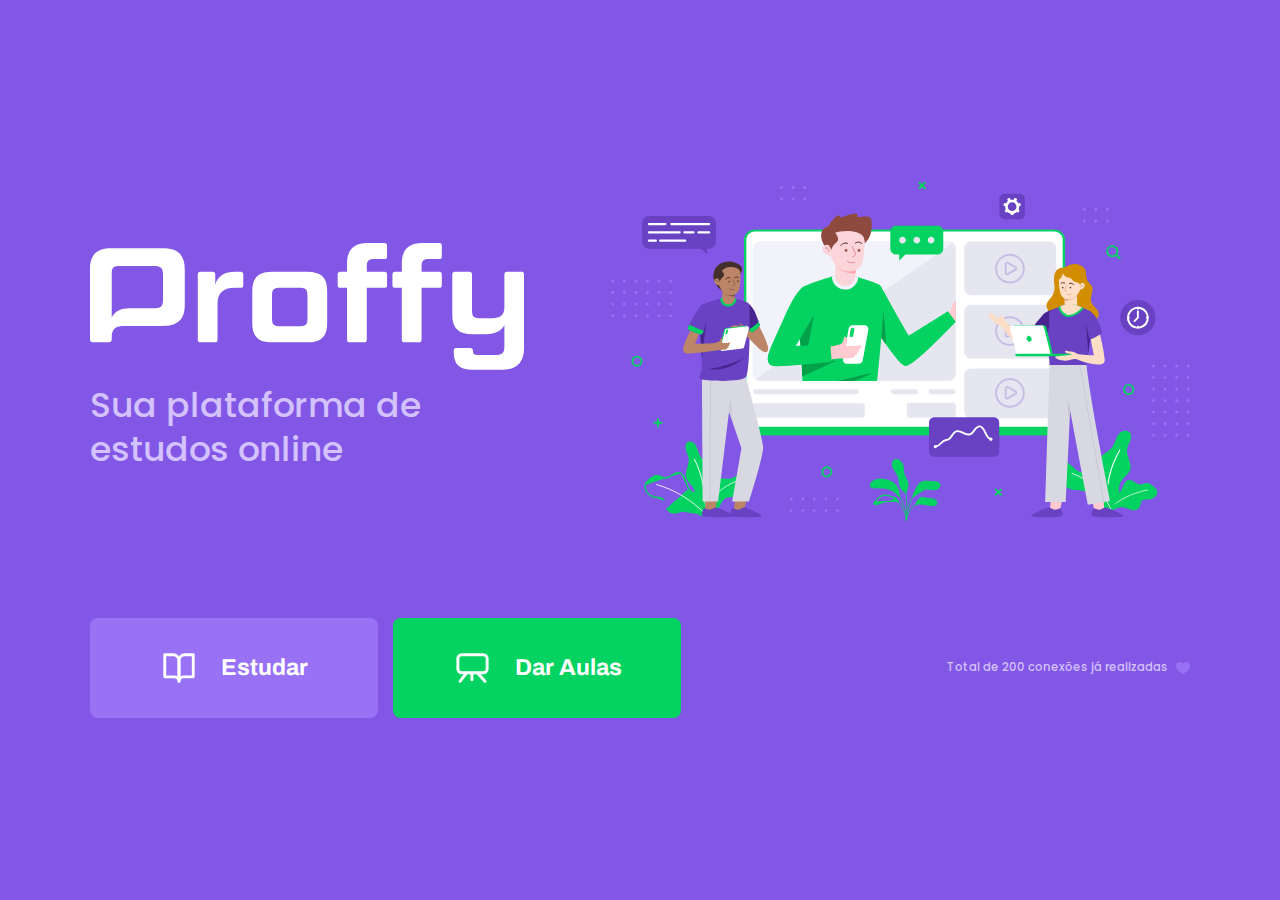
<file: index.html>
<!DOCTYPE html>
<html lang="en"> <!-- lang é um atributo -->
<head>
  <meta charset="UTF-8">
  <meta name="viewport" content="width=device-width, initial-scale=1.0">
  <title>Proffy | Sua plataforma de estudos online</title>
  
  <link rel="stylesheet" href="/styles/main.css">
  <link rel="stylesheet" href="/styles/partials/page-landing.css">
  
  <link href="https://fonts.googleapis.com/css2?family=Archivo:wght@400;700&amp;family=Poppins:wght@400;600&amp;display=swap" rel="stylesheet">
  
</head>
<body id="page-landing">  
  <div id="container">
    <div class="logo-container">
      <img src="/images/logo.svg" alt="Proffy">
      <h2>Sua plataforma de estudos online</h2>
    </div>
    
    <img src="/images/landing.svg" alt="Plataforma de Estudos" class="hero-image">
    
    <div class="buttons-container">
      <a class="study" href="/study.html">
        <img src="/images/icons/study.svg" alt="Estudar">Estudar
      </a>
      <a class="give-classes" href="/give-classes.html">
        <img src="/images/icons/give-classes.svg" alt="Dar Aulas">Dar Aulas
      </a>
    </div>

    <p class="total-connections">
      Total de 200 conexões já realizadas
      <img src="/images/icons/purple-heart.svg" alt="Coração roxo">
    </p>
  </div>
  
</body>
</html>
</file>
<file: styles/main.css>
/* Cascading StyleSheets*/
:root {
  --color-background: #F0F0F7;
  --color-primary-lighter: #9871F5;
  --color-primary-light: #916BEA;
  --color-primary: #8257E5;
  --color-primary-dark: #774DD6;
  --color-primary-darker: #6842c2;
  --color-secondary: #04D361;
  --color-secondary-dark: #04BF58;
  --color-title-in-primary: #FFFFFF;
  --color-text-in-primary: #D4C2FF;
  --color-text-title: #32264D;
  --color-text-complement: #9C98A6;
  --color-text-base: #6A6180;
  --color-line-in-white: #E6E6F0;
  --color-input-background: #F8F8FC;
  --color-button-text: #FFFFFF;
  --color-box-base: #FFFFFF;
  --color-box-footer: #FAFAFC;
  --color-small-info: #C1BCCC;

  /* tamanho da fonte padrão: 16px- 100% - 1rem */
  font-size: 60%; /* controle das medidas rem */
}

*{
  margin: 0;
  padding: 0;
  box-sizing: border-box;
}
html,
body{
  height: 100vh; /*Altura*/
}

body{
  background-color: var(--color-background);
  display: flex;
  align-items: center;
  justify-content: center;
}

 #container {
  /* box model*/
  width: 90vw;
  max-width: 700px;
}

body,
input,
button,
textarea {
  /*font: 500 1.6rem Poppins;*/
  font-weight: 500; /*largura*/
  font-family: Poppins;
  font-size: 1.6rem;
  color: var(--color-text-base);
}

@media (min-width 700px){
  :root{
    font-size: 62.5%; /* todo 1rem vai ser relativo a 10px */
  }
}
</file>
<file: styles/partials/page-landing.css>
#page-landing {
  background: var(--color-primary);
}

#page-landing #container {
  color: var(--color-text-in-primary);
}

.logo-container img{
  height:10rem;
}

.logo-container {
  text-align: center;
  margin-bottom: 3.2rem;
}

.logo-container h2{
  font-weight: 500;
  font-size: 3.6rem;
  line-height: 4.6rem;
  margin-top: 0.8rem;
}

.hero-image{
  width: 100%;
}

.buttons-container{
  display: flex;
  justify-content: center;
  margin: 3.2rem 0;
}

.buttons-container a{
  width: 30rem;
  height: 10.4rem;
  
  border-radius: 0.8rem;
  margin-right: 1.6rem;

  font: 700 2.4rem Archivo;

  display: flex;
  align-items: center;
  justify-content: center;

  text-decoration: none;

  transition: background 0.2s;

  color: var(--color-button-text);
}

.buttons-container a img{
  width: 4rem;
  margin-right: 2.4rem;
}

.buttons-container a.study {
  background: var(--color-primary-lighter);
}

.buttons-container a.study:hover{
  background: var(--color-primary-light);
}

.buttons-container a.give-classes {
  background: var(--color-secondary);
  margin-right: 0;
}

.buttons-container a.give-classes:hover{
  background: var(--color-secondary-dark);
}

.total-connections{
  font-size: 1.8rem;

  display:flex;
  align-items: center;
  justify-content: center;
}

.total-connections img{
  margin-left: 0.8rem;
}

@media (max-width: 699px){
  :root {
    font-size: 40% /* Modificar medidas rem*/
  }
}

@media (min-width: 1100px) {
  #page-landing #container {
    max-width: 1100px;
    display: grid;
    grid-template-columns: 2fr 1fr 2fr;
    grid-template-rows: 350px 1fr; 
    grid-template-areas: 
    "proffy image image"
    "button button texting";
    column-gap: 87px;
    row-gap: 86px;
  }
  .logo-container{
    grid-area: proffy;
    text-align: initial;
    align-self: center;
    margin: 0;
  }
.logo-container img{
  height: 100%;
}

  .hero-image{
    grid-area: image;
  }
  .buttons-container{
    grid-area: button;
    justify-content: flex-start;
    margin: 0;
  }
  .total-connections{
    grid-area: texting;
    justify-self: end;
    font-size: 1.2rem;
  }
}
</file>
